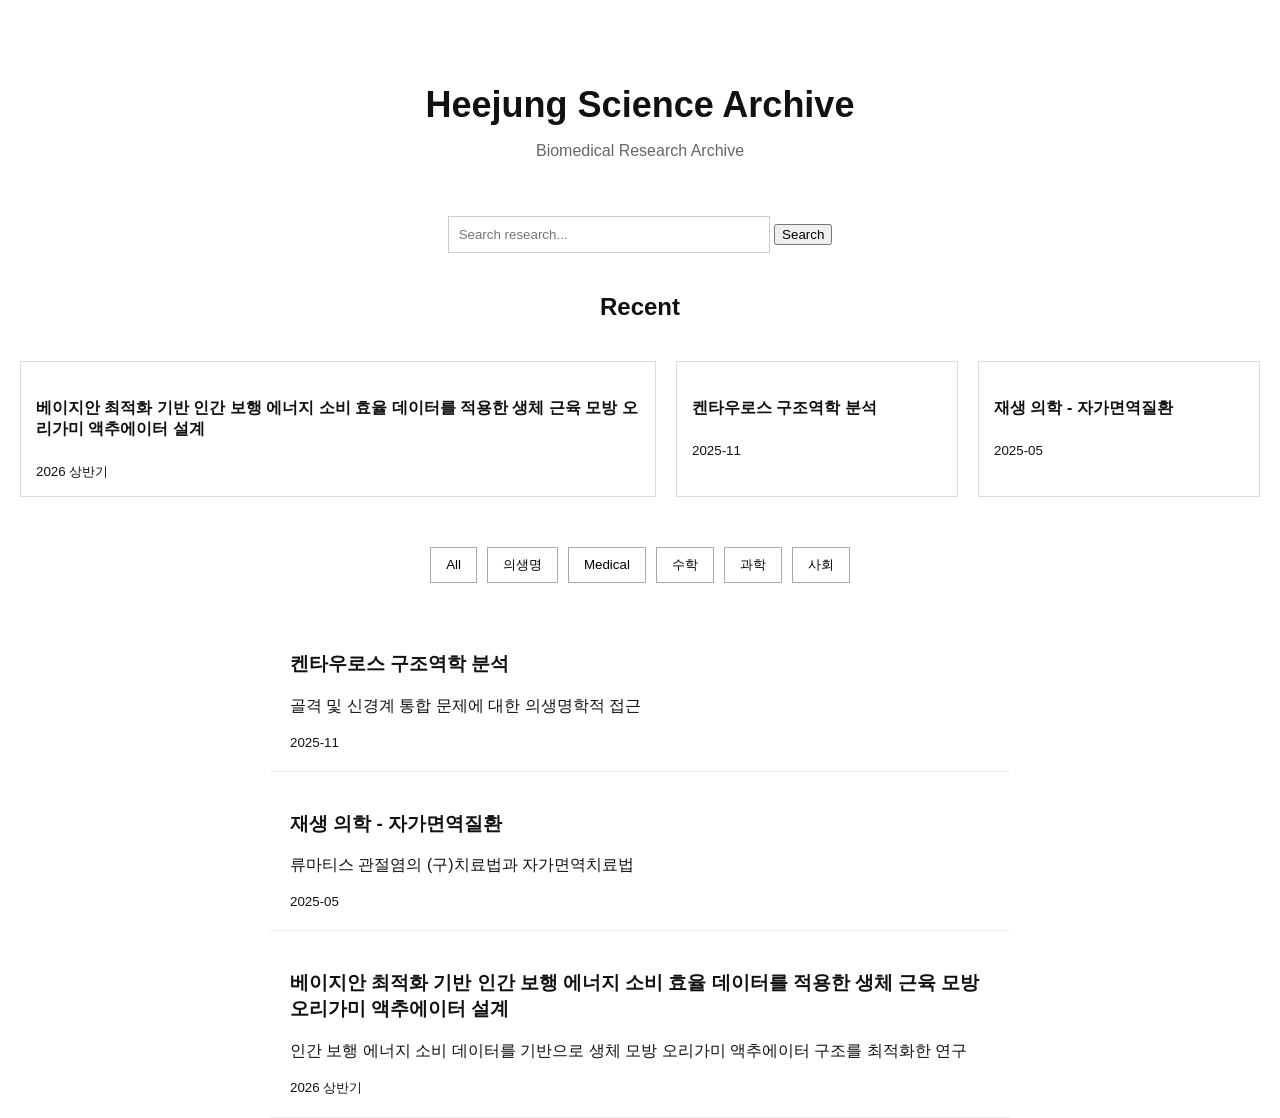
<file: index.html>
<!DOCTYPE html>

<html lang="ko">

<head>
<meta charset="UTF-8">
<title>Heejung Science Archive</title>

<style>
body {
  font-family: 'Noto Sans KR', sans-serif;
  margin: 0;
  background: #fff;
  color: #111;
}

/* 배너 */
header {
  text-align: center;
  padding: 60px 20px 20px;
}

header h1 {
  font-size: 36px;
  margin-bottom: 10px;
}

header p {
  color: #666;
}

/* 검색 */
.search-box {
  text-align: center;
  margin: 20px 0;
}

.search-box input {
  width: 300px;
  padding: 10px;
  border: 1px solid #ccc;
}

/* 최근 게시물 */
.recent-section {
  margin-top: 40px;
}

.recent-section h2 {
  text-align: center;
}

.recent-container {
  display: flex;
  overflow-x: auto;
  gap: 20px;
  padding: 20px;
}

.recent-card {
  min-width: 250px;
  border: 1px solid #ddd;
  padding: 15px;
}

/* 카테고리 */
.categories {
  display: flex;
  justify-content: center;
  gap: 10px;
  margin: 30px 0;
}

.categories button {
  padding: 8px 15px;
  border: 1px solid #aaa;
  background: none;
  cursor: pointer;
}

.categories button:hover {
  border-color: #000;
}

/* 게시물 */
.post {
  border-bottom: 1px solid #eee;
  padding: 20px;
  max-width: 700px;
  margin: auto;
}

a {
  text-decoration: none;
  color: inherit;
}

a:hover {
  text-decoration: underline;
}
</style>

</head>

<body>

<header>
<h1>Heejung Science Archive</h1>
<p>Biomedical Research Archive</p>
</header>

<div class="search-box">

<input
type="text"
id="searchInput"
placeholder="Search research..."

>

<button onclick="searchPosts()">
Search
</button>

</div>

<!-- 최근 -->

<div class="section-divider"></div>
<section class="recent-section">
<h2>Recent</h2>
<div class="recent-container" id="recentContainer"></div>
</section>

<!-- 카테고리 -->

<section class="category-section">
<div class="categories">
<button onclick="filterCategory('all')">All</button>
<button onclick="filterCategory('bio')">의생명</button>
<button onclick="filterCategory('med')">Medical</button>
<button onclick="filterCategory('math')">수학</button>
<button onclick="filterCategory('science')">과학</button>
<button onclick="filterCategory('social')">사회</button>
</div>
</section>

<!-- 게시물 -->

<section class="posts-section">
<div id="postsContainer"></div>
</section>

<script>
const posts = [
  {
    title: "켄타우로스 구조역학 분석",
    category: "bio",
    date: "2025-11",
    content: "골격 및 신경계 통합 문제에 대한 의생명학적 접근",
    link: "posts/centaur-biomechanics.html"
  },
    {
  title: "재생 의학 - 자가면역질환",
  category: "bio",  
  date: "2025-05",  
  content: "류마티스 관절염의 (구)치료법과 자가면역치료법",
  link: "posts/autoimmune-therapy.html"
},
   {
  title: "베이지안 최적화 기반 인간 보행 에너지 소비 효율 데이터를 적용한 생체 근육 모방 오리가미 액추에이터 설계",
  category: "med",
  date: "2026 상반기",
  content: "인간 보행 에너지 소비 데이터를 기반으로 생체 모방 오리가미 액추에이터 구조를 최적화한 연구",
  link: "posts/bayesian-origami-actuator.html"
}
];

// 게시물 렌더링
function renderPosts(filteredPosts) {
  const container = document.getElementById("postsContainer");
  container.innerHTML = "";

  filteredPosts.forEach(post => {
    const div = document.createElement("div");
    div.className = "post";
    div.innerHTML = `
      <a href="${post.link}">
        <h3>${post.title}</h3>
        <p>${post.content}</p>
        <small>${post.date}</small>
      </a>
    `;
    container.appendChild(div);
  });
}

// 카테고리 필터
function filterCategory(category) {
  if (category === "all") {
    renderPosts(posts);
  } else {
    renderPosts(posts.filter(p => p.category === category));
  }
}

// 최근 게시물
function renderRecent() {
  const container = document.getElementById("recentContainer");

  const sorted = [...posts].sort((a,b) => b.date.localeCompare(a.date));

  sorted.slice(0,5).forEach(post => {
    const div = document.createElement("div");
    div.className = "recent-card";
    div.innerHTML = `
      <a href="${post.link}">
        <h4>${post.title}</h4>
        <small>${post.date}</small>
      </a>
    `;
    container.appendChild(div);
  });
}

// 검색
// 검색 버튼 기능
function searchPosts(){

const keyword = document
.getElementById("searchInput")
.value
.toLowerCase();

const filtered = posts

.filter(p =>

p.title.toLowerCase().includes(keyword)

||

p.content.toLowerCase().includes(keyword)

)

.sort((a,b)=>

b.date.localeCompare(a.date)

);

renderPosts(filtered);

}


// 실행
renderPosts(posts);
renderRecent();
</script>

</body>
</html>
</file>
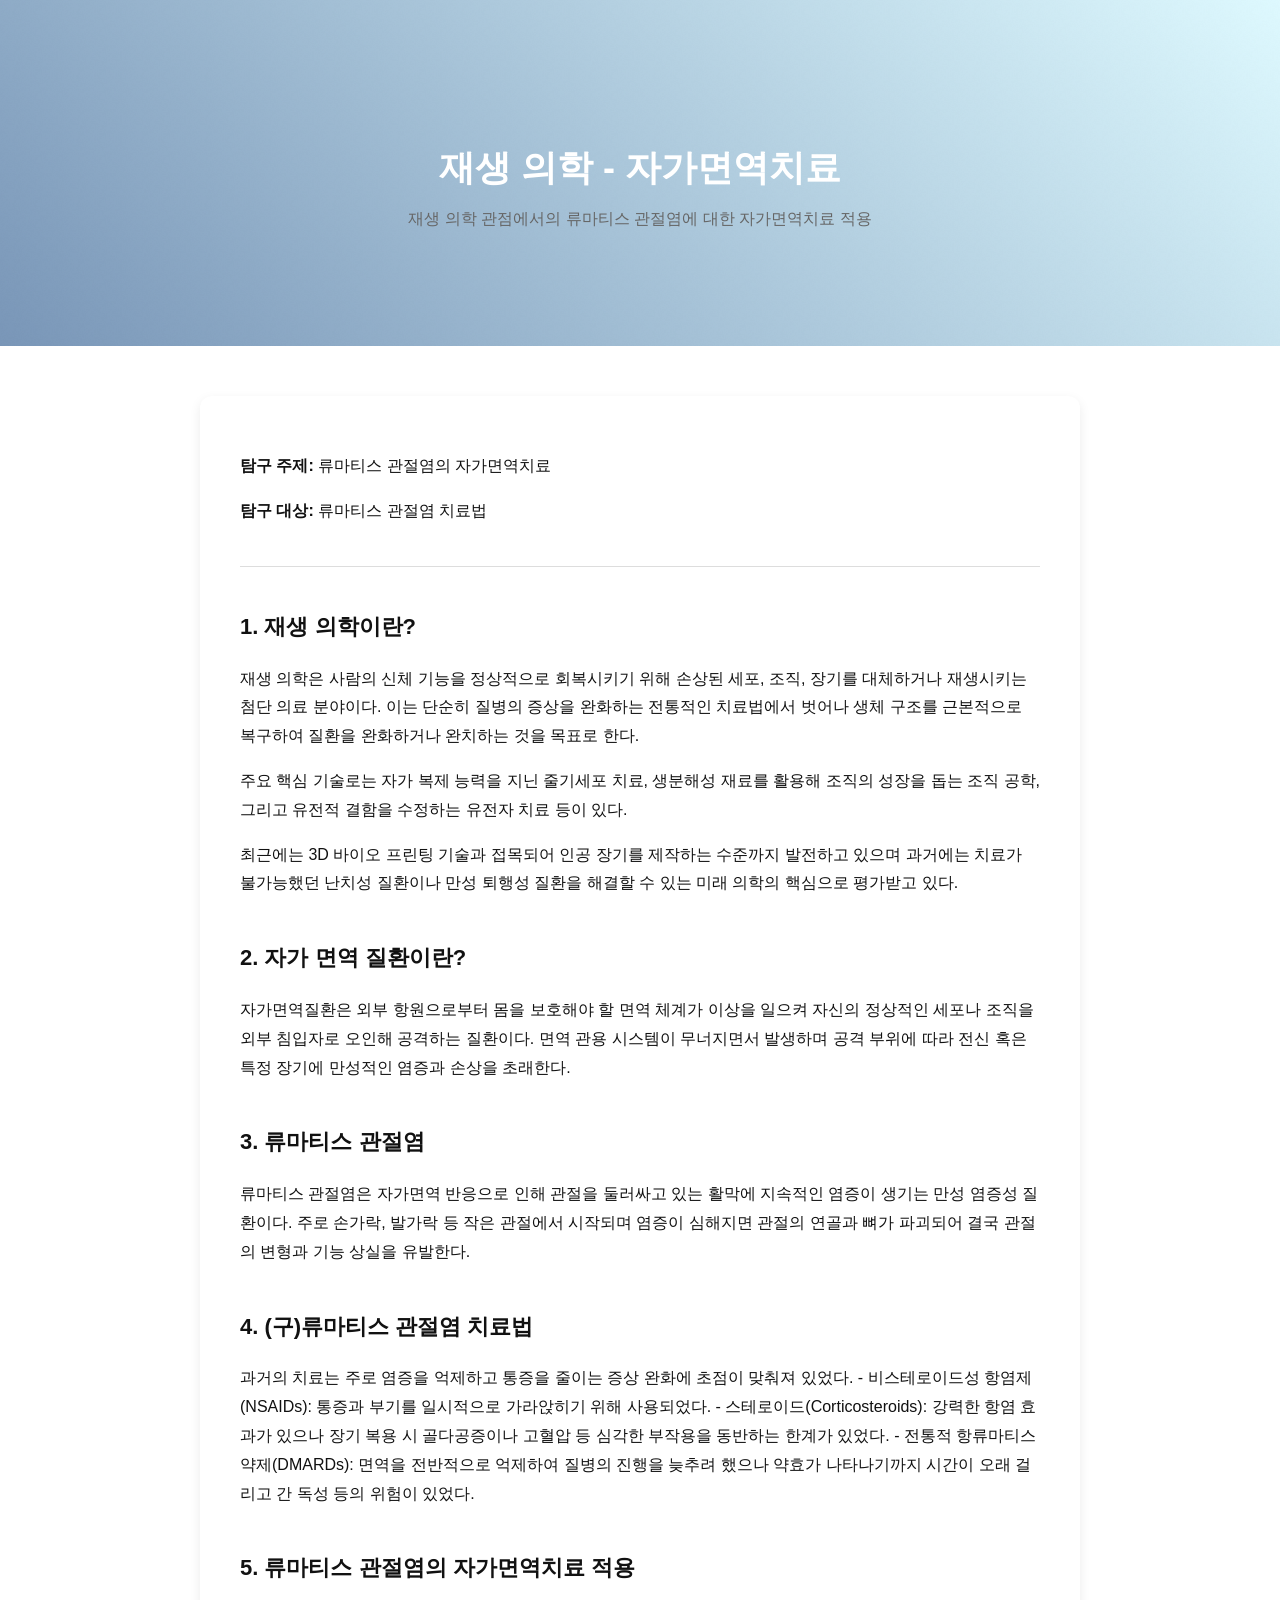
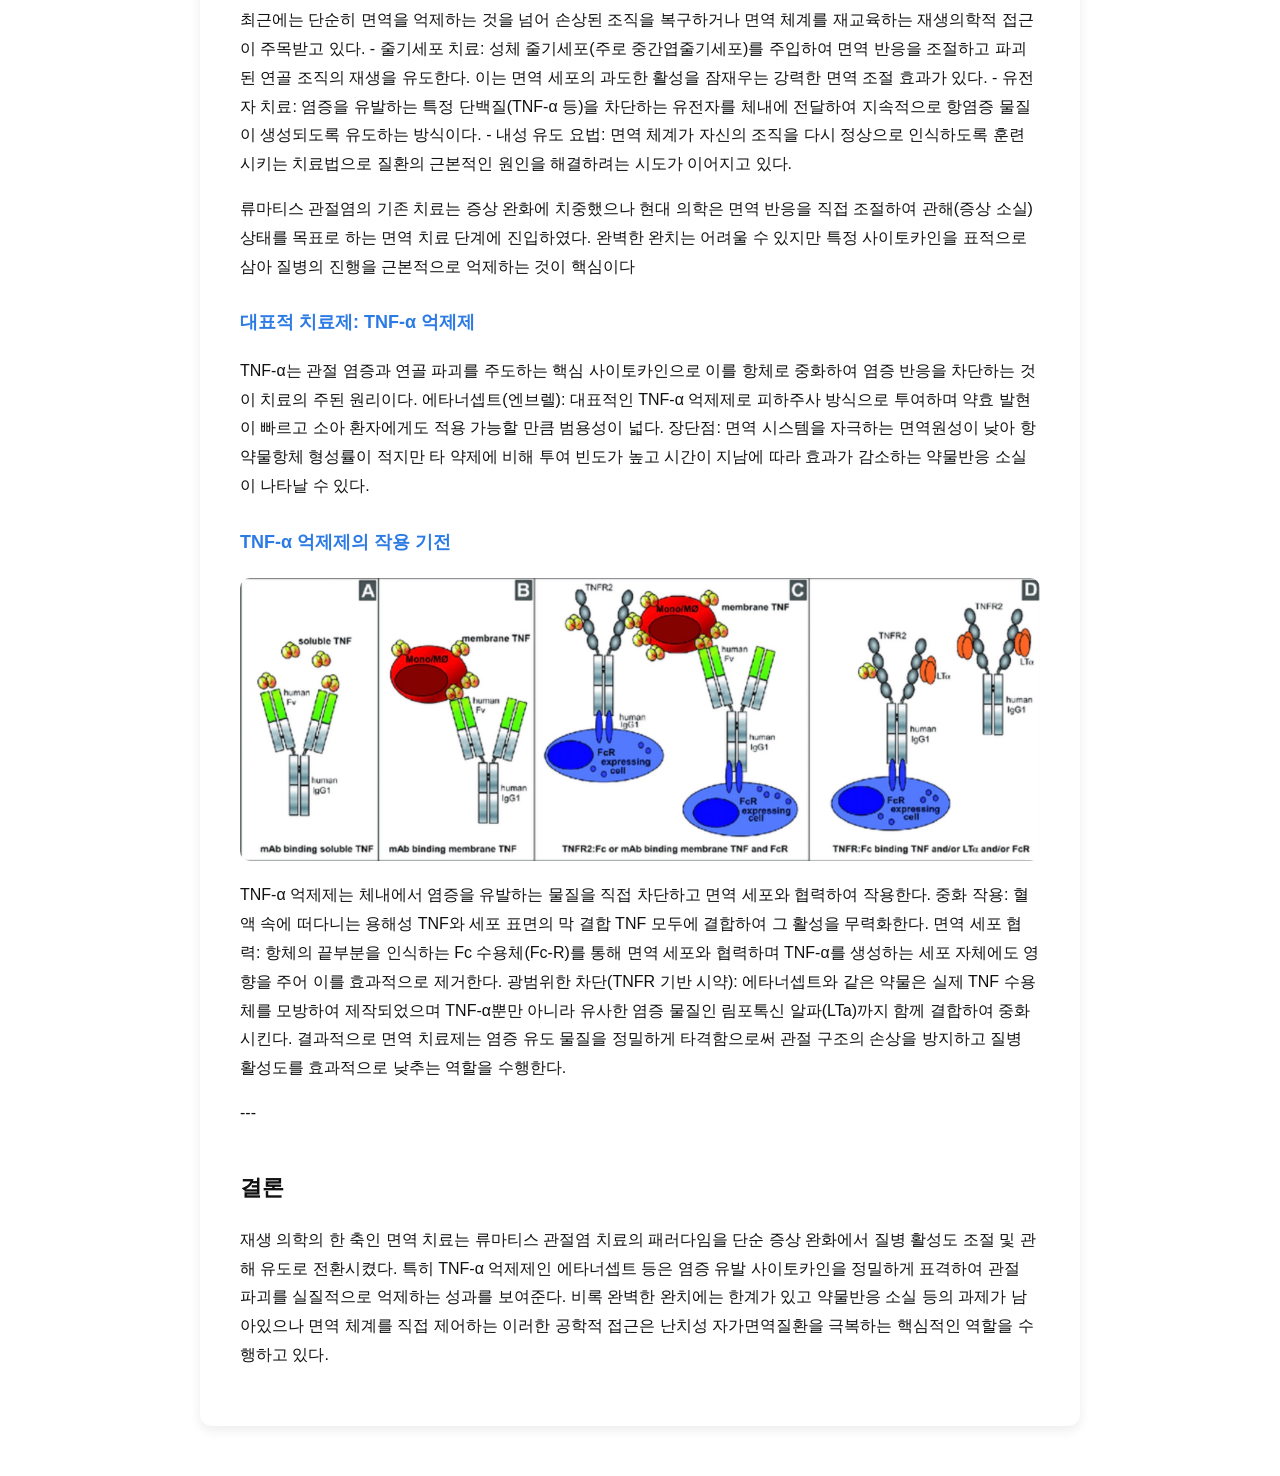
<file: posts/autoimmune-therapy.html>
<!DOCTYPE html>
<html>

<head>
<meta charset="UTF-8">
<title>재생 의학 - 자가면역치료</title></title>
<link rel="stylesheet" href="../style.css">
</head>

<body>

<header>
<h1>재생 의학 - 자가면역치료</h1>
<p>재생 의학 관점에서의 류마티스 관절염에 대한 자가면역치료 적용</p>
</header>

<div class="post-container">

<p><strong>탐구 주제:</strong> 류마티스 관절염의 자가면역치료</p>
<p><strong>탐구 대상:</strong> 류마티스 관절염 치료법</p>

<hr>

<h2>1. 재생 의학이란?</h2>

<p>
재생 의학은 사람의 신체 기능을 정상적으로 회복시키기 위해 손상된 세포, 조직, 장기를 대체하거나 재생시키는 첨단 의료 분야이다. 이는 단순히 질병의 증상을 완화하는 전통적인 치료법에서 벗어나 생체 구조를 근본적으로 복구하여 질환을 완화하거나 완치하는 것을 목표로 한다.

</p>

<p>
주요 핵심 기술로는 자가 복제 능력을 지닌 줄기세포 치료, 생분해성 재료를 활용해 조직의 성장을 돕는 조직 공학, 그리고 유전적 결함을 수정하는 유전자 치료 등이 있다. 
</p>

<p>
최근에는 3D 바이오 프린팅 기술과 접목되어 인공 장기를 제작하는 수준까지 발전하고 있으며 과거에는 치료가 불가능했던 난치성 질환이나 만성 퇴행성 질환을 해결할 수 있는 미래 의학의 핵심으로 평가받고 있다.
</p>

<h2>2. 자가 면역 질환이란?</h2>

<p>
자가면역질환은 외부 항원으로부터 몸을 보호해야 할 면역 체계가 이상을 일으켜 자신의 정상적인 세포나 조직을 외부 침입자로 오인해 공격하는 질환이다. 면역 관용 시스템이 무너지면서 발생하며 공격 부위에 따라 전신 혹은 특정 장기에 만성적인 염증과 손상을 초래한다.
</p>

<h2>3. 류마티스 관절염</h2>
  
<p>
류마티스 관절염은 자가면역 반응으로 인해 관절을 둘러싸고 있는 활막에 지속적인 염증이 생기는 만성 염증성 질환이다. 주로 손가락, 발가락 등 작은 관절에서 시작되며 염증이 심해지면 관절의 연골과 뼈가 파괴되어 결국 관절의 변형과 기능 상실을 유발한다.
</p>

<h2>4. (구)류마티스 관절염 치료법</h2>
  
<p>
과거의 치료는 주로 염증을 억제하고 통증을 줄이는 증상 완화에 초점이 맞춰져 있었다.

- 비스테로이드성 항염제(NSAIDs): 통증과 부기를 일시적으로 가라앉히기 위해 사용되었다.

- 스테로이드(Corticosteroids): 강력한 항염 효과가 있으나 장기 복용 시 골다공증이나 고혈압 등 심각한 부작용을 동반하는 한계가 있었다.

- 전통적 항류마티스 약제(DMARDs): 면역을 전반적으로 억제하여 질병의 진행을 늦추려 했으나 약효가 나타나기까지 시간이 오래 걸리고 간 독성 등의 위험이 있었다.
</p>

<h2>5. 류마티스 관절염의 자가면역치료 적용</h2>

<p>
최근에는 단순히 면역을 억제하는 것을 넘어 손상된 조직을 복구하거나 면역 체계를 재교육하는 재생의학적 접근이 주목받고 있다.

- 줄기세포 치료: 성체 줄기세포(주로 중간엽줄기세포)를 주입하여 면역 반응을 조절하고 파괴된 연골 조직의 재생을 유도한다. 이는 면역 세포의 과도한 활성을 잠재우는 강력한 면역 조절 효과가 있다.

- 유전자 치료: 염증을 유발하는 특정 단백질(TNF-α 등)을 차단하는 유전자를 체내에 전달하여 지속적으로 항염증 물질이 생성되도록 유도하는 방식이다.

- 내성 유도 요법: 면역 체계가 자신의 조직을 다시 정상으로 인식하도록 훈련시키는 치료법으로 질환의 근본적인 원인을 해결하려는 시도가 이어지고 있다.
</p>

<p>
류마티스 관절염의 기존 치료는 증상 완화에 치중했으나 현대 의학은 면역 반응을 직접 조절하여 관해(증상 소실) 상태를 목표로 하는 면역 치료 단계에 진입하였다. 완벽한 완치는 어려울 수 있지만 특정 사이토카인을 표적으로 삼아 질병의 진행을 근본적으로 억제하는 것이 핵심이다
</p>
  
<h3>대표적 치료제: TNF-α 억제제</h3>

<p>
TNF-α는 관절 염증과 연골 파괴를 주도하는 핵심 사이토카인으로 이를 항체로 중화하여 염증 반응을 차단하는 것이 치료의 주된 원리이다.

에타너셉트(엔브렐): 대표적인 TNF-α 억제제로 피하주사 방식으로 투여하며 약효 발현이 빠르고 소아 환자에게도 적용 가능할 만큼 범용성이 넓다.

장단점: 면역 시스템을 자극하는 면역원성이 낮아 항약물항체 형성률이 적지만 타 약제에 비해 투여 빈도가 높고 시간이 지남에 따라 효과가 감소하는 약물반응 소실이 나타날 수 있다.
</p>


<h3>TNF-α 억제제의 작용 기전</h3>

<img src="../images/autoimmune-post1.jpg">
  
<p>
TNF-α 억제제는 체내에서 염증을 유발하는 물질을 직접 차단하고 면역 세포와 협력하여 작용한다.

중화 작용: 혈액 속에 떠다니는 용해성 TNF와 세포 표면의 막 결합 TNF 모두에 결합하여 그 활성을 무력화한다.

면역 세포 협력: 항체의 끝부분을 인식하는 Fc 수용체(Fc-R)를 통해 면역 세포와 협력하며 TNF-α를 생성하는 세포 자체에도 영향을 주어 이를 효과적으로 제거한다.

광범위한 차단(TNFR 기반 시약): 에타너셉트와 같은 약물은 실제 TNF 수용체를 모방하여 제작되었으며 TNF-α뿐만 아니라 유사한 염증 물질인 림포톡신 알파(LTa)까지 함께 결합하여 중화시킨다.

결과적으로 면역 치료제는 염증 유도 물질을 정밀하게 타격함으로써 관절 구조의 손상을 방지하고 질병 활성도를 효과적으로 낮추는 역할을 수행한다.
</p>

---

<h2>결론</h2>

<p>
재생 의학의 한 축인 면역 치료는 류마티스 관절염 치료의 패러다임을 단순 증상 완화에서 질병 활성도 조절 및 관해 유도로 전환시켰다. 
특히 TNF-α 억제제인 에타너셉트 등은 염증 유발 사이토카인을 정밀하게 표격하여 관절 파괴를 실질적으로 억제하는 성과를 보여준다.
비록 완벽한 완치에는 한계가 있고 약물반응 소실 등의 과제가 남아있으나 면역 체계를 직접 제어하는 이러한 공학적 접근은 난치성 자가면역질환을 극복하는 핵심적인 역할을 수행하고 있다.
</p>

</div>

</body>

</html>
</file>
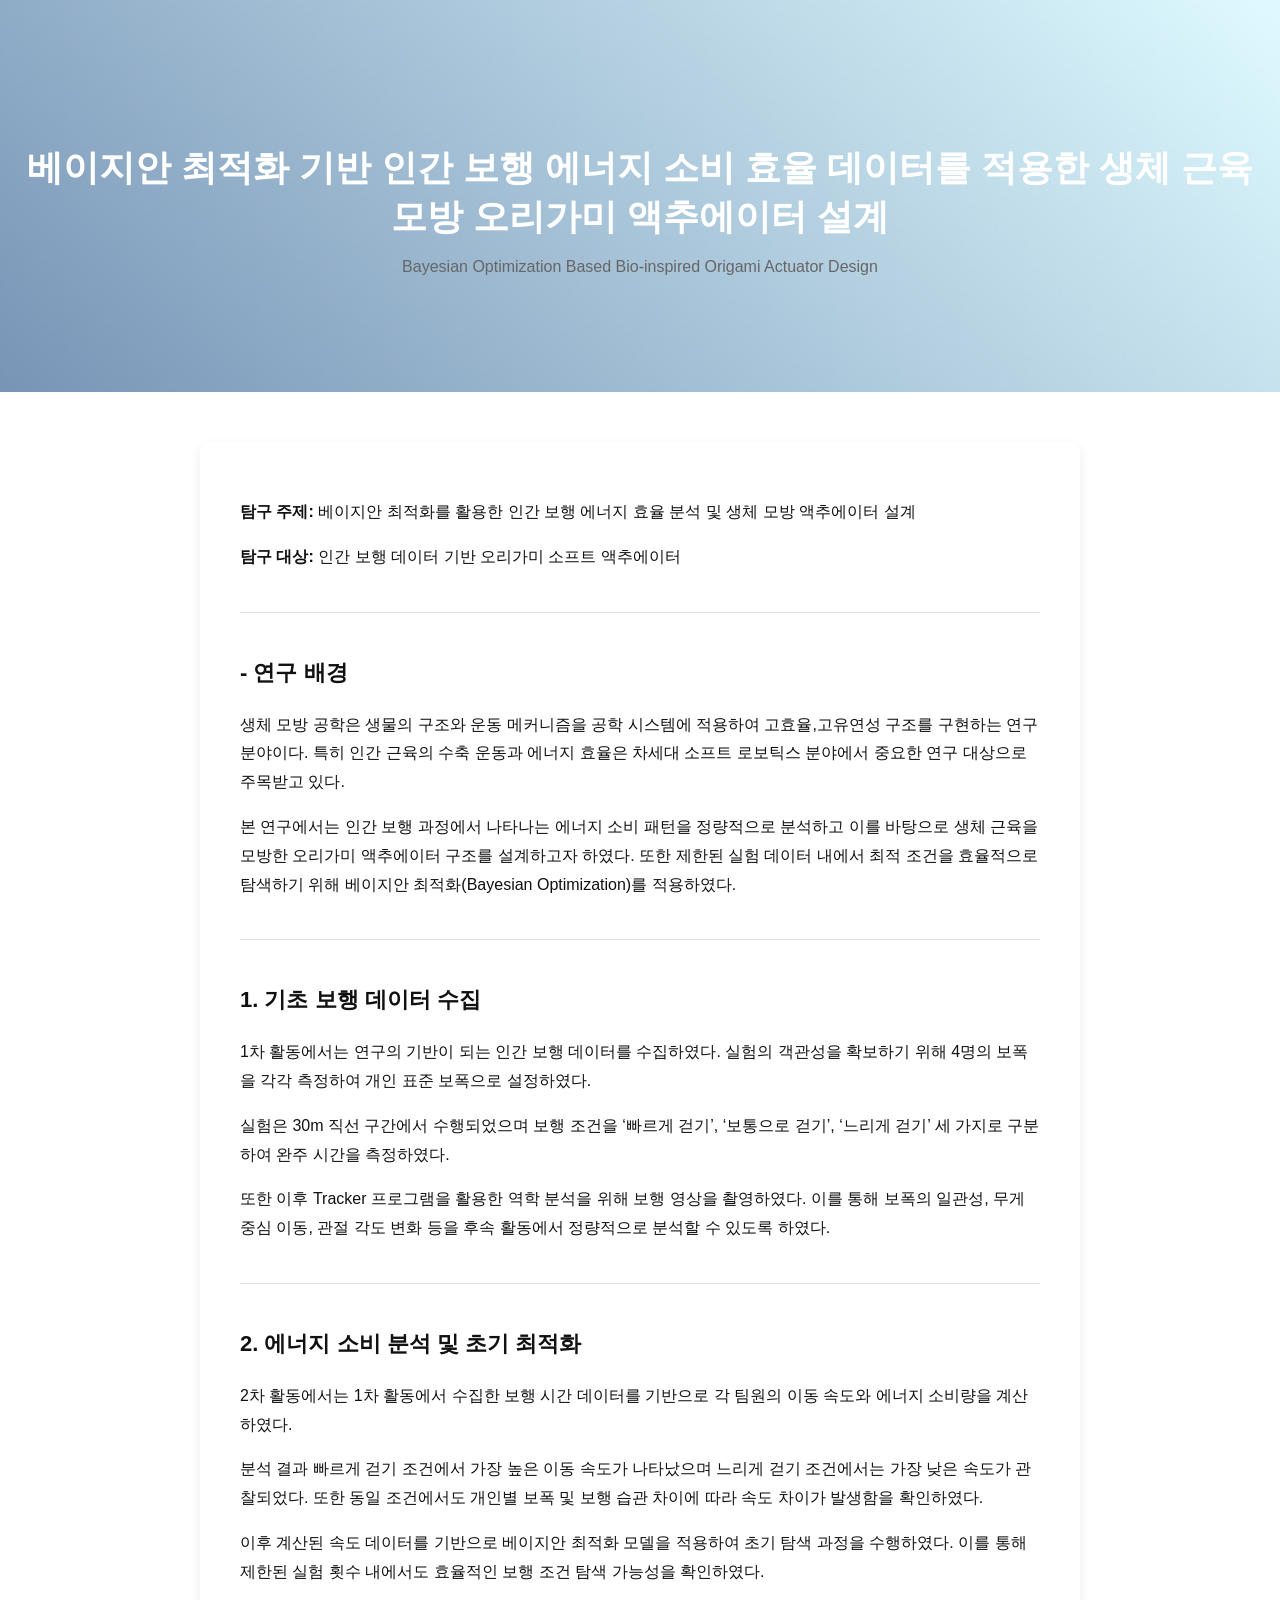
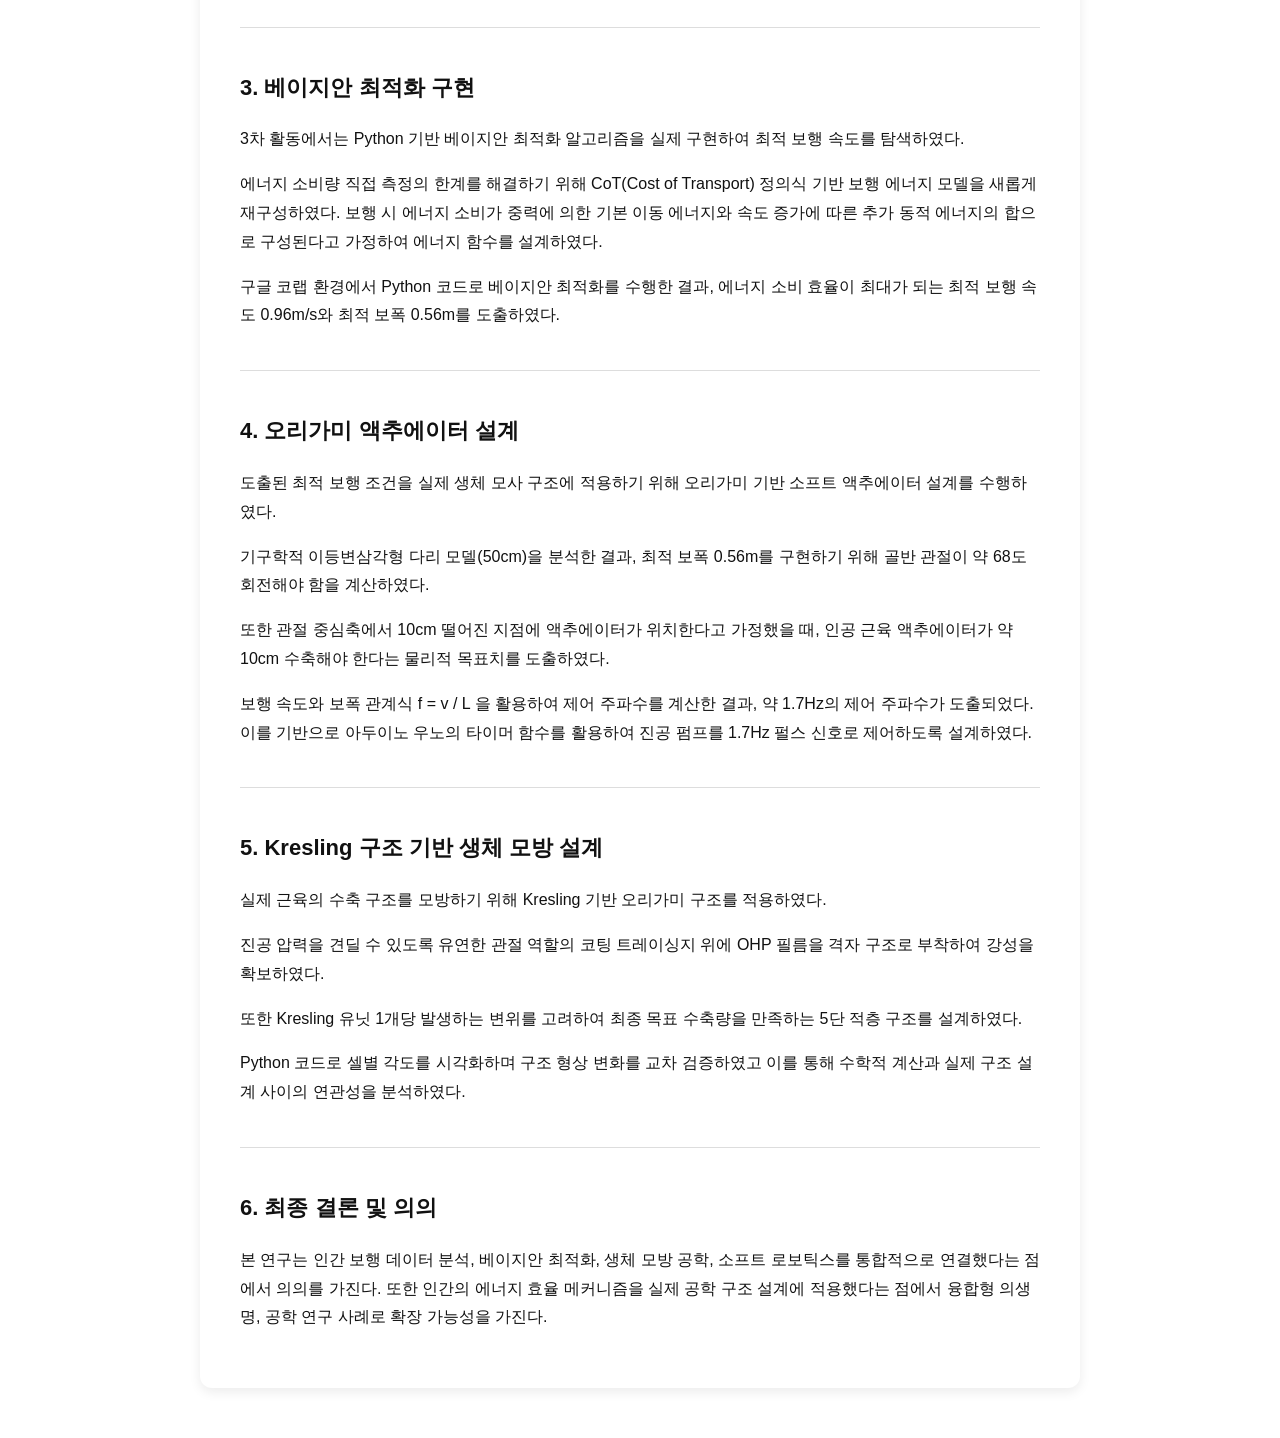
<file: posts/bayesian-origami-actuator.html>
<!DOCTYPE html>

<html lang="ko">

<head>

<meta charset="UTF-8">

<title>
베이지안 최적화 기반 인간 보행 에너지 소비 효율 데이터를 적용한 생체 근육 모방 오리가미 액추에이터 설계
</title>

<link rel="stylesheet" href="../style.css">

</head>

<body>

<header>

<h1>
베이지안 최적화 기반 인간 보행 에너지 소비 효율 데이터를 적용한 생체 근육 모방 오리가미 액추에이터 설계
</h1>

<p>
Bayesian Optimization Based Bio-inspired Origami Actuator Design
</p>

</header>

<div class="post-container">

<p>
<strong>탐구 주제:</strong>
베이지안 최적화를 활용한 인간 보행 에너지 효율 분석 및 생체 모방 액추에이터 설계
</p>

<p>
<strong>탐구 대상:</strong>
인간 보행 데이터 기반 오리가미 소프트 액추에이터
</p>

<hr>

<h2>- 연구 배경</h2>

<p>
생체 모방 공학은 생물의 구조와 운동 메커니즘을 공학 시스템에 적용하여
고효율,고유연성 구조를 구현하는 연구 분야이다.
특히 인간 근육의 수축 운동과 에너지 효율은 차세대 소프트 로보틱스 분야에서
중요한 연구 대상으로 주목받고 있다.
</p>

<p>
본 연구에서는 인간 보행 과정에서 나타나는 에너지 소비 패턴을 정량적으로 분석하고
이를 바탕으로 생체 근육을 모방한 오리가미 액추에이터 구조를 설계하고자 하였다.
또한 제한된 실험 데이터 내에서 최적 조건을 효율적으로 탐색하기 위해
베이지안 최적화(Bayesian Optimization)를 적용하였다.
</p>

<hr>

<h2>1. 기초 보행 데이터 수집</h2>

<p>
1차 활동에서는 연구의 기반이 되는 인간 보행 데이터를 수집하였다.
실험의 객관성을 확보하기 위해 4명의 보폭을 각각 측정하여
개인 표준 보폭으로 설정하였다.
</p>

<p>
실험은 30m 직선 구간에서 수행되었으며
보행 조건을 ‘빠르게 걷기’, ‘보통으로 걷기’, ‘느리게 걷기’
세 가지로 구분하여 완주 시간을 측정하였다.
</p>

<p>
또한 이후 Tracker 프로그램을 활용한 역학 분석을 위해
보행 영상을 촬영하였다.
이를 통해 보폭의 일관성, 무게중심 이동,
관절 각도 변화 등을 후속 활동에서 정량적으로 분석할 수 있도록 하였다.
</p>

<hr>

<h2>2. 에너지 소비 분석 및 초기 최적화</h2>

<p>
2차 활동에서는 1차 활동에서 수집한 보행 시간 데이터를 기반으로
각 팀원의 이동 속도와 에너지 소비량을 계산하였다.
</p>

<p>
분석 결과 빠르게 걷기 조건에서 가장 높은 이동 속도가 나타났으며
느리게 걷기 조건에서는 가장 낮은 속도가 관찰되었다.
또한 동일 조건에서도 개인별 보폭 및 보행 습관 차이에 따라
속도 차이가 발생함을 확인하였다.
</p>

<p>
이후 계산된 속도 데이터를 기반으로
베이지안 최적화 모델을 적용하여
초기 탐색 과정을 수행하였다.
이를 통해 제한된 실험 횟수 내에서도
효율적인 보행 조건 탐색 가능성을 확인하였다.
</p>

<hr>

<h2>3. 베이지안 최적화 구현</h2>

<p>
3차 활동에서는 Python 기반 베이지안 최적화 알고리즘을 실제 구현하여
최적 보행 속도를 탐색하였다.
</p>

<p>
에너지 소비량 직접 측정의 한계를 해결하기 위해
CoT(Cost of Transport) 정의식 기반 보행 에너지 모델을 새롭게 재구성하였다.
보행 시 에너지 소비가 중력에 의한 기본 이동 에너지와
속도 증가에 따른 추가 동적 에너지의 합으로 구성된다고 가정하여
에너지 함수를 설계하였다.
</p>

<p>
구글 코랩 환경에서 Python 코드로
베이지안 최적화를 수행한 결과,
에너지 소비 효율이 최대가 되는
최적 보행 속도 0.96m/s와
최적 보폭 0.56m를 도출하였다.
</p>

<hr>

<h2>4. 오리가미 액추에이터 설계</h2>

<p>
도출된 최적 보행 조건을 실제 생체 모사 구조에 적용하기 위해
오리가미 기반 소프트 액추에이터 설계를 수행하였다.
</p>

<p>
기구학적 이등변삼각형 다리 모델(50cm)을 분석한 결과,
최적 보폭 0.56m를 구현하기 위해
골반 관절이 약 68도 회전해야 함을 계산하였다.
</p>

<p>
또한 관절 중심축에서 10cm 떨어진 지점에 액추에이터가 위치한다고 가정했을 때,
인공 근육 액추에이터가 약 10cm 수축해야 한다는
물리적 목표치를 도출하였다.
</p>

<p>
보행 속도와 보폭 관계식
f = v / L
을 활용하여 제어 주파수를 계산한 결과,
약 1.7Hz의 제어 주파수가 도출되었다.
이를 기반으로 아두이노 우노의 타이머 함수를 활용하여
진공 펌프를 1.7Hz 펄스 신호로 제어하도록 설계하였다.
</p>

<hr>

<h2>5. Kresling 구조 기반 생체 모방 설계</h2>

<p>
실제 근육의 수축 구조를 모방하기 위해
Kresling 기반 오리가미 구조를 적용하였다.
</p>

<p>
진공 압력을 견딜 수 있도록
유연한 관절 역할의 코팅 트레이싱지 위에
OHP 필름을 격자 구조로 부착하여 강성을 확보하였다.
</p>

<p>
또한 Kresling 유닛 1개당 발생하는 변위를 고려하여
최종 목표 수축량을 만족하는
5단 적층 구조를 설계하였다.
</p>

<p>
Python 코드로 셀별 각도를 시각화하며
구조 형상 변화를 교차 검증하였고
이를 통해 수학적 계산과 실제 구조 설계 사이의 연관성을 분석하였다.
</p>

<hr>

<h2>6. 최종 결론 및 의의</h2>

<p>
본 연구는 인간 보행 데이터 분석,
베이지안 최적화,
생체 모방 공학,
소프트 로보틱스를 통합적으로 연결했다는 점에서 의의를 가진다.
또한 인간의 에너지 효율 메커니즘을
실제 공학 구조 설계에 적용했다는 점에서
융합형 의생명, 공학 연구 사례로 확장 가능성을 가진다.
</p>

</div>

</body>

</html>
</file>
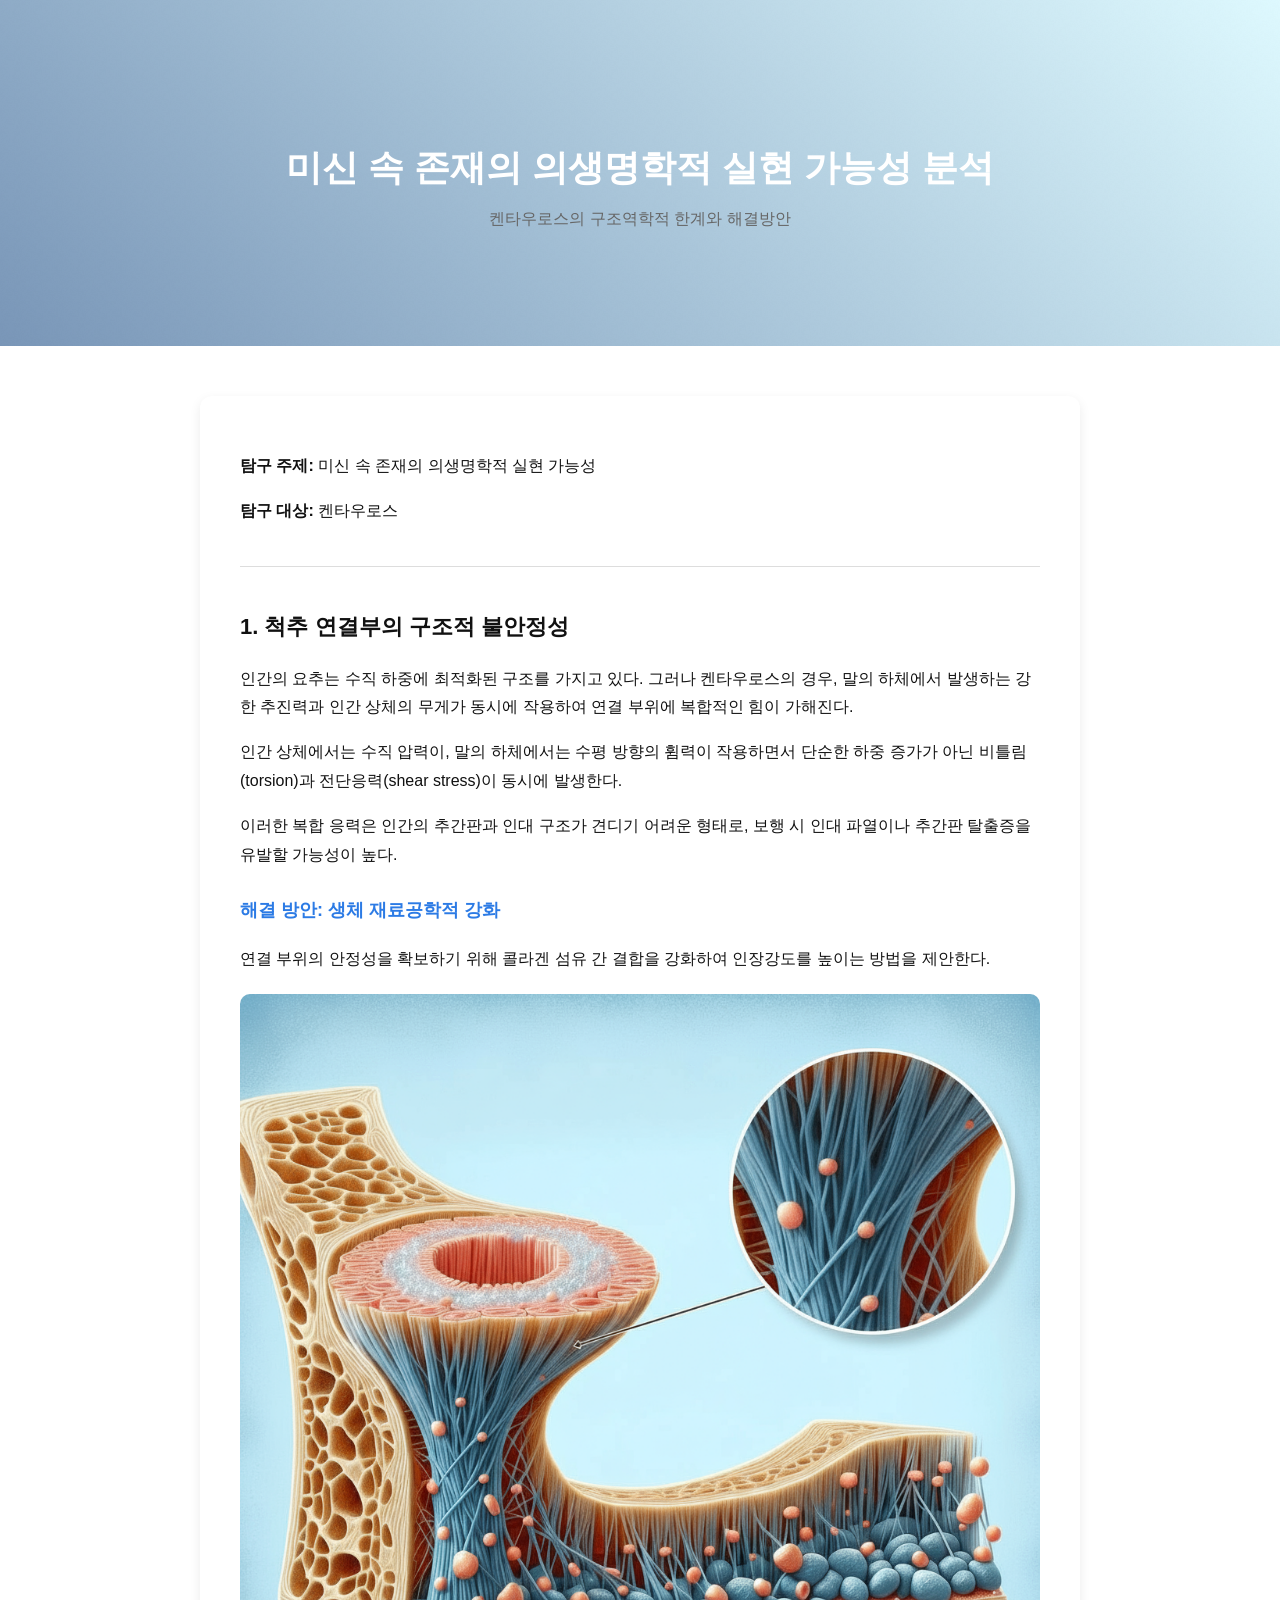
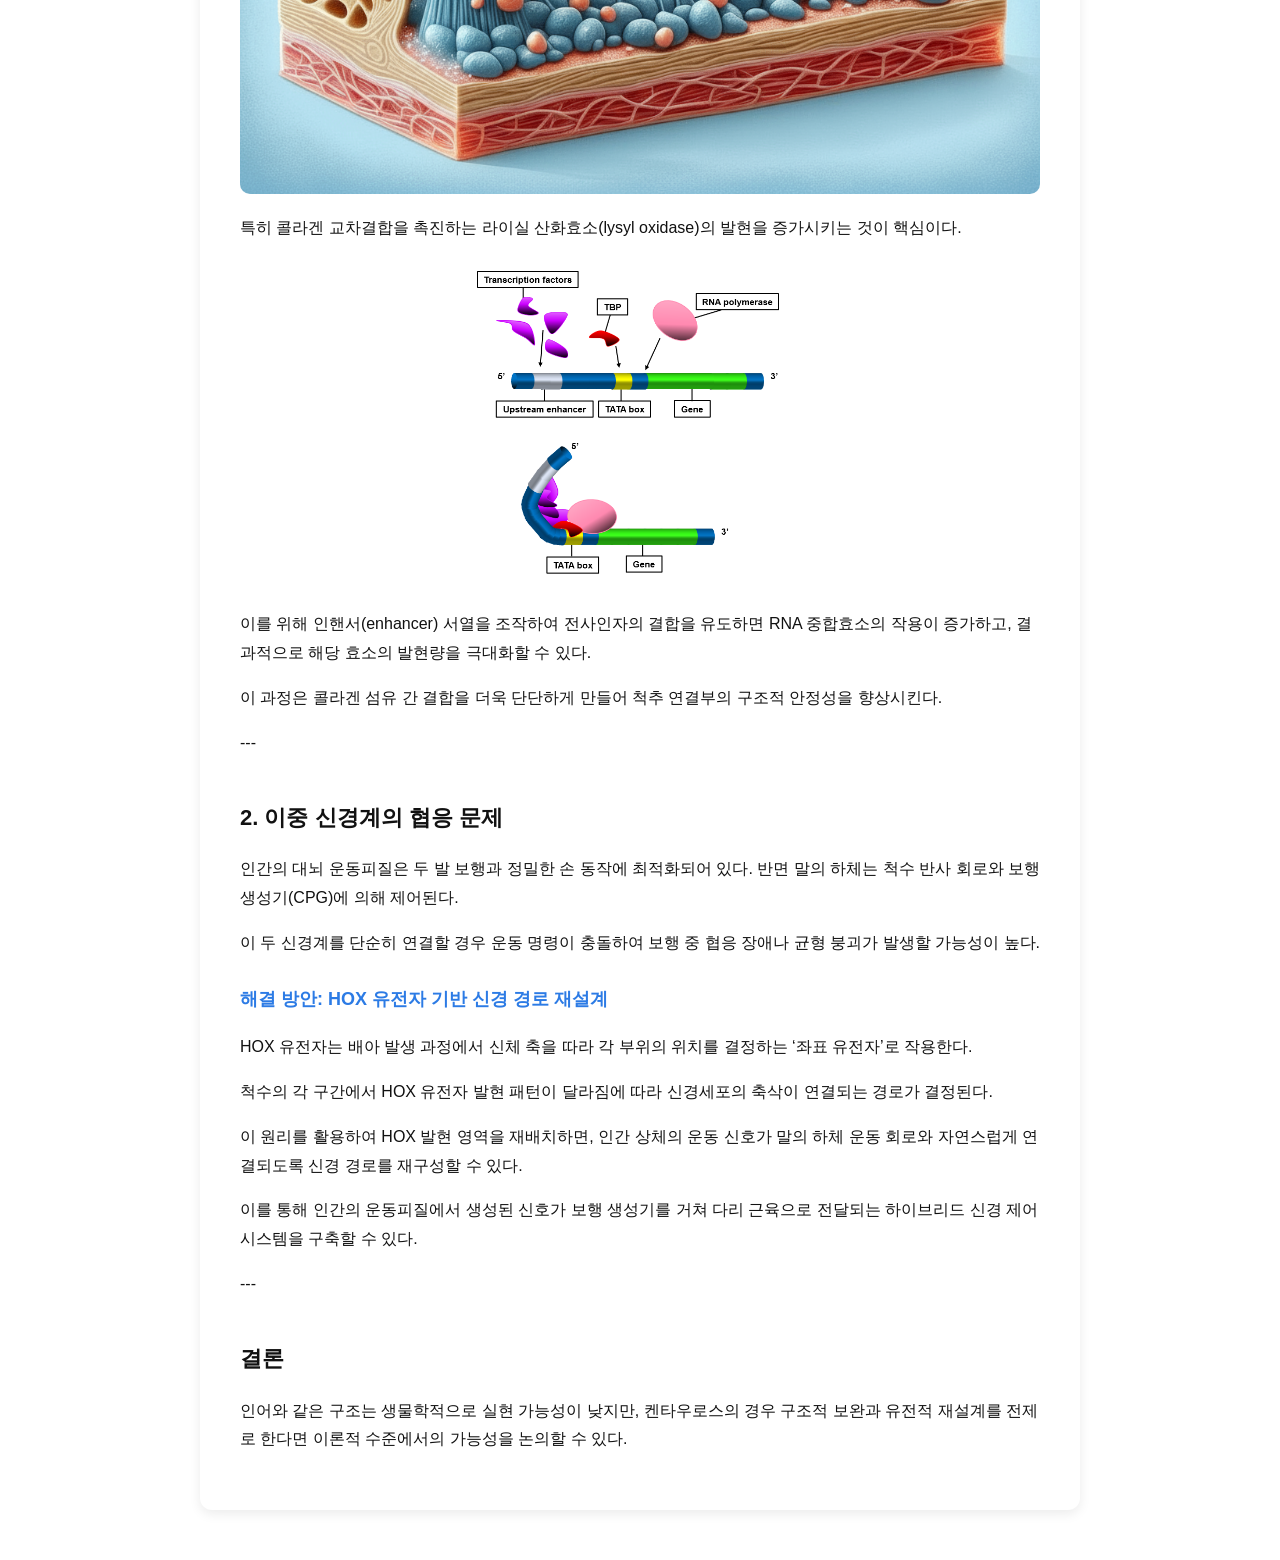
<file: posts/centaur-biomechanics.html>
<!DOCTYPE html>
<html>

<head>
<meta charset="UTF-8">
<title>켄타우로스의 구조역학적 한계와 해결방안</title>
<link rel="stylesheet" href="../style.css">
</head>

<body>

<header>
<h1>미신 속 존재의 의생명학적 실현 가능성 분석</h1>
<p>켄타우로스의 구조역학적 한계와 해결방안</p>
</header>

<div class="post-container">

<p><strong>탐구 주제:</strong> 미신 속 존재의 의생명학적 실현 가능성</p>
<p><strong>탐구 대상:</strong> 켄타우로스</p>

<hr>

<h2>1. 척추 연결부의 구조적 불안정성</h2>

<p>
인간의 요추는 수직 하중에 최적화된 구조를 가지고 있다.
그러나 켄타우로스의 경우, 말의 하체에서 발생하는 강한 추진력과
인간 상체의 무게가 동시에 작용하여 연결 부위에 복합적인 힘이 가해진다.
</p>

<p>
인간 상체에서는 수직 압력이, 말의 하체에서는 수평 방향의 휨력이 작용하면서
단순한 하중 증가가 아닌 비틀림(torsion)과 전단응력(shear stress)이 동시에 발생한다.
</p>

<p>
이러한 복합 응력은 인간의 추간판과 인대 구조가 견디기 어려운 형태로,
보행 시 인대 파열이나 추간판 탈출증을 유발할 가능성이 높다.
</p>

<h3>해결 방안: 생체 재료공학적 강화</h3>

<p>
연결 부위의 안정성을 확보하기 위해 콜라겐 섬유 간 결합을 강화하여
인장강도를 높이는 방법을 제안한다.
</p>

<img src="../images/centaur-post1.jpg">
  
<p>
특히 콜라겐 교차결합을 촉진하는 라이실 산화효소(lysyl oxidase)의
발현을 증가시키는 것이 핵심이다.
</p>

<img src="../images/centaur-post2.jpg">

<p>
이를 위해 인핸서(enhancer) 서열을 조작하여 전사인자의 결합을 유도하면
RNA 중합효소의 작용이 증가하고,
결과적으로 해당 효소의 발현량을 극대화할 수 있다.
</p>

<p>
이 과정은 콜라겐 섬유 간 결합을 더욱 단단하게 만들어
척추 연결부의 구조적 안정성을 향상시킨다.
</p>

---

<h2>2. 이중 신경계의 협응 문제</h2>

<p>
인간의 대뇌 운동피질은 두 발 보행과 정밀한 손 동작에 최적화되어 있다.
반면 말의 하체는 척수 반사 회로와 보행 생성기(CPG)에 의해 제어된다.
</p>

<p>
이 두 신경계를 단순히 연결할 경우 운동 명령이 충돌하여
보행 중 협응 장애나 균형 붕괴가 발생할 가능성이 높다.
</p>

<h3>해결 방안: HOX 유전자 기반 신경 경로 재설계</h3>

<p>
HOX 유전자는 배아 발생 과정에서 신체 축을 따라 각 부위의 위치를 결정하는
‘좌표 유전자’로 작용한다.
</p>

<p>
척수의 각 구간에서 HOX 유전자 발현 패턴이 달라짐에 따라
신경세포의 축삭이 연결되는 경로가 결정된다.
</p>

<p>
이 원리를 활용하여 HOX 발현 영역을 재배치하면,
인간 상체의 운동 신호가 말의 하체 운동 회로와 자연스럽게 연결되도록
신경 경로를 재구성할 수 있다.
</p>

<p>
이를 통해 인간의 운동피질에서 생성된 신호가
보행 생성기를 거쳐 다리 근육으로 전달되는
하이브리드 신경 제어 시스템을 구축할 수 있다.
</p>

---

<h2>결론</h2>

<p>
인어와 같은 구조는 생물학적으로 실현 가능성이 낮지만,
켄타우로스의 경우 구조적 보완과 유전적 재설계를 전제로 한다면
이론적 수준에서의 가능성을 논의할 수 있다.
</p>

</div>

</body>

</html>
</file>
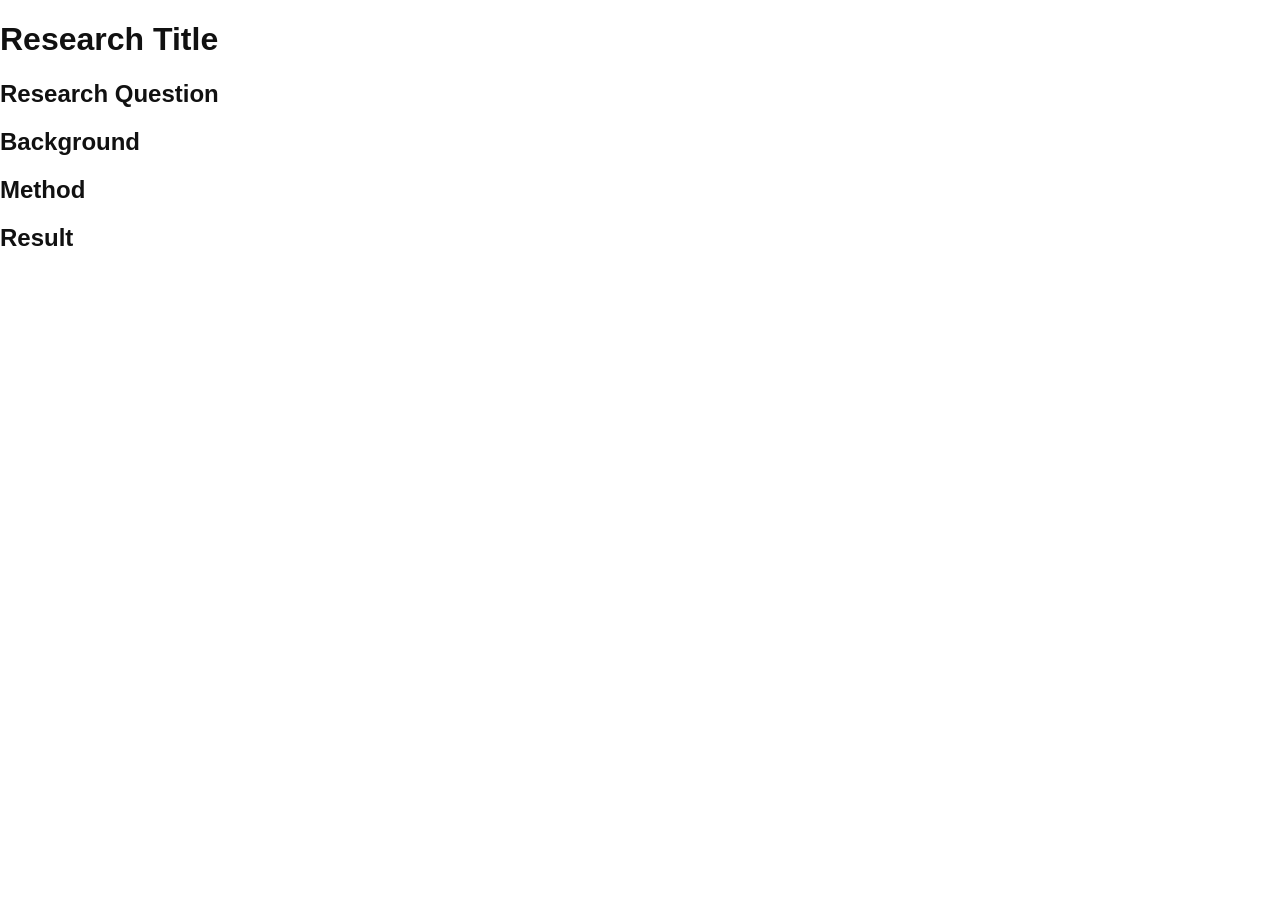
<file: posts/template.html>
<!DOCTYPE html>
<html>

<head>
<meta charset="UTF-8">
<title>Research Title</title>
<link rel="stylesheet" href="../style.css">
</head>

<body>

<h1>Research Title</h1>

<h2>Research Question</h2>
<p></p>

<h2>Background</h2>
<p></p>

<h2>Method</h2>
<p></p>

<h2>Result</h2>
<p></p>

</body>

</html>
</file>
<file: style.css>
body {
font-family: 'Noto Sans KR', sans-serif;
margin: 0;
background: #ffffff;
color: #111;
}

/* 배너 */
header {
text-align:center;
padding:120px 20px 100px;
background-image:url("images/banner.jpg");
background-size:cover;
background-position:center;
color:white;
position:relative;
}

header h1 {
font-size: 36px;
margin-bottom: 10px;
}

header p {
color: #666;
}

/* 검색 */
.search-box {
text-align: center;
margin: 20px 0;
}

.search-box input {
width: 300px;
padding: 10px;
border: 1px solid #ccc;
}

/* 최근 게시물 */
.recent-section {
margin-top: 40px;
}

.recent-section h2 {
text-align: center;
}

.recent-container {
display: flex;
overflow-x: auto;
gap: 20px;
padding: 20px;
}

.recent-card {
min-width: 250px;
border: 1px solid #ddd;
padding: 15px;
}

/* 카테고리 */
.categories {
display: flex;
justify-content: center;
gap: 10px;
margin: 30px 0;
}

.categories button {
padding: 8px 15px;
border: 1px solid #aaa;
background: none;
cursor: pointer;
}

.categories button:hover {
border-color: #000;
}

/* 게시물 */
.post {
border-bottom: 1px solid #eee;
padding: 20px;
max-width: 700px;
margin: auto;
}

a {
text-decoration: none;
color: inherit;
}

a:hover {
text-decoration: underline;
}

/* 게시글 본문 영역 */
.post-container{
max-width:800px;
margin:50px auto;
background:white;
padding:40px;
border-radius:12px;
box-shadow:0 4px 12px rgba(0,0,0,0.08);
line-height:1.8; /* 한글은 줄간격 넓히기 */
}

/* 큰 제목 */
.post-container h2{
margin-top:40px;
font-size:22px;
}

/* 소제목 */
.post-container h3{
margin-top:25px;
font-size:18px;
color:#2c7be5;
}

/* 본문 */
.post-container p{
margin:16px 0;
font-size:16px; /* 한글은 살짝 크게 */
}

/* 구분선 */
.post-container hr{
margin:40px 0;
border:none;
border-top:1px solid #ddd;
}

.post-container img{
display:block;
max-width:100%;
height:auto;
margin:20px auto;
border-radius:10px;
}

.search-box button{

padding:10px 18px;

margin-left:8px;

border:none;

background:#111;

color:white;

cursor:pointer;

transition:0.2s;

}

.search-box button:hover{

background:#333;

}

.section-divider{

width:90%;

height:1px;

background:#ddd;

margin:50px auto;

}
</file>
